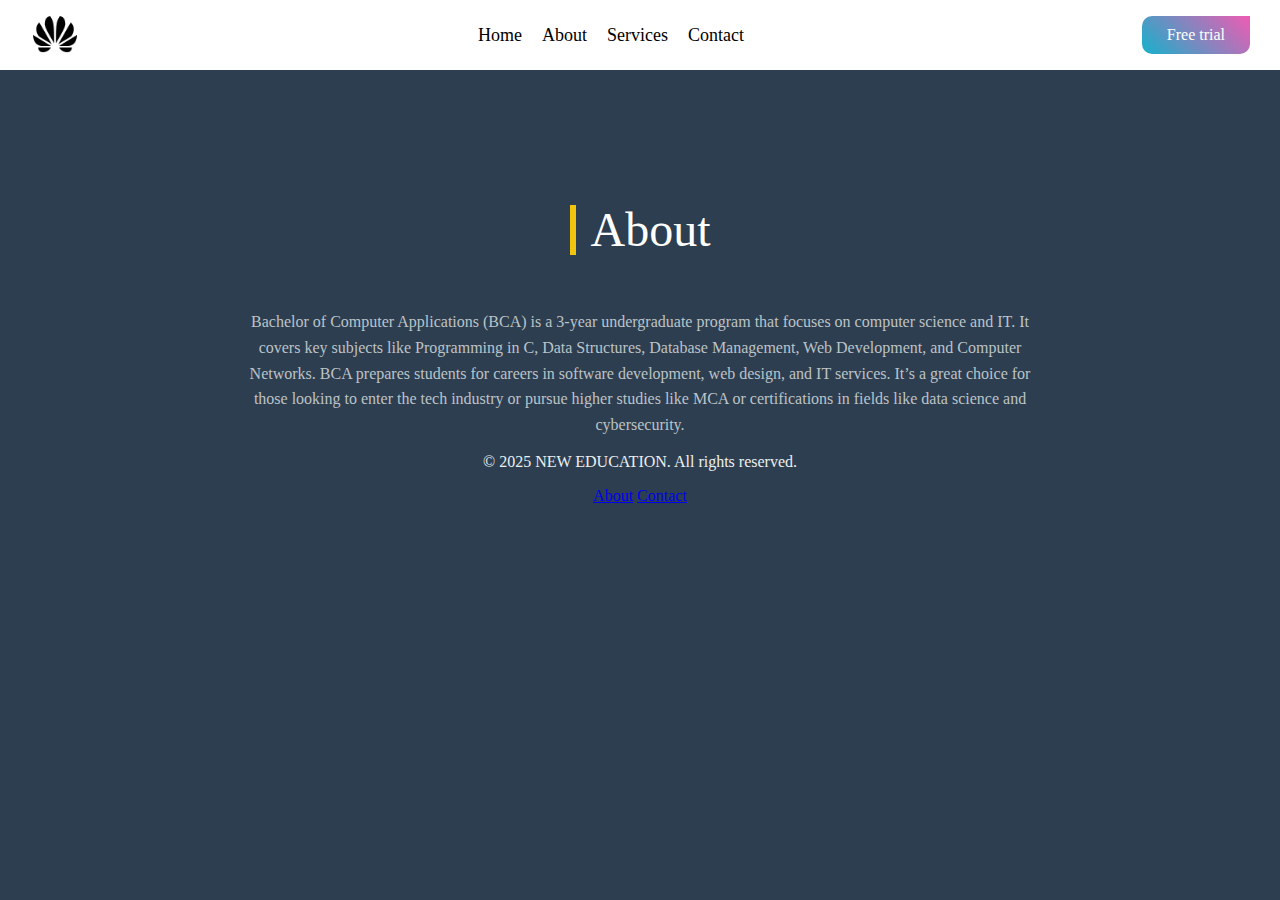
<file: about.html>
<!DOCTYPE html>
<html lang="en">
<head>
  <meta charset="UTF-8">
  <meta name="viewport" content="width=device-width, initial-scale=1.0">
  <title>About Section</title>
  <link rel="stylesheet" href="about.css">
</head>
<body>
  <nav>
      <img src="dash.jpg" alt="web-logo" />
      <ul>
        <li><a href="homenew.html">Home</a></li>
        <li><a href="about.html">About</a></li>
        <li><a href="services.html">Services</a></li>
        <li><a href="contact.html">Contact</a></li>
      </ul>
<a class="btn" href="#" onclick="showalert(); return false;">Free trial</a>
    </nav>
  <section class="about-section">
    <div class="about-container">
      <div class="vertical-bar"></div>
      <h1>About</h1>
    </div>
    <p class="about-text">
      Bachelor of Computer Applications (BCA) is a 3-year undergraduate program that focuses on computer science and IT. It covers key subjects like Programming in C, Data Structures, Database Management, Web Development, and Computer Networks.

BCA prepares students for careers in software development, web design, and IT services. It’s a great choice for those looking to enter the tech industry or pursue higher studies like MCA or certifications in fields like data science and cybersecurity.
    </p>
    <footer class="footer">
  <p>© 2025 NEW EDUCATION. All rights reserved.</p>
  <div class="footer-links">
    <a href="about.html">About</a>
    <a href="contact.html">Contact</a>
  </div>
</footer>
  </section>
  <script>
    function showalert(){
      alert("All courses are on Home page! Learn any course free of cost");
      return false;
    }
  </script>
</body>
</html>
</file>
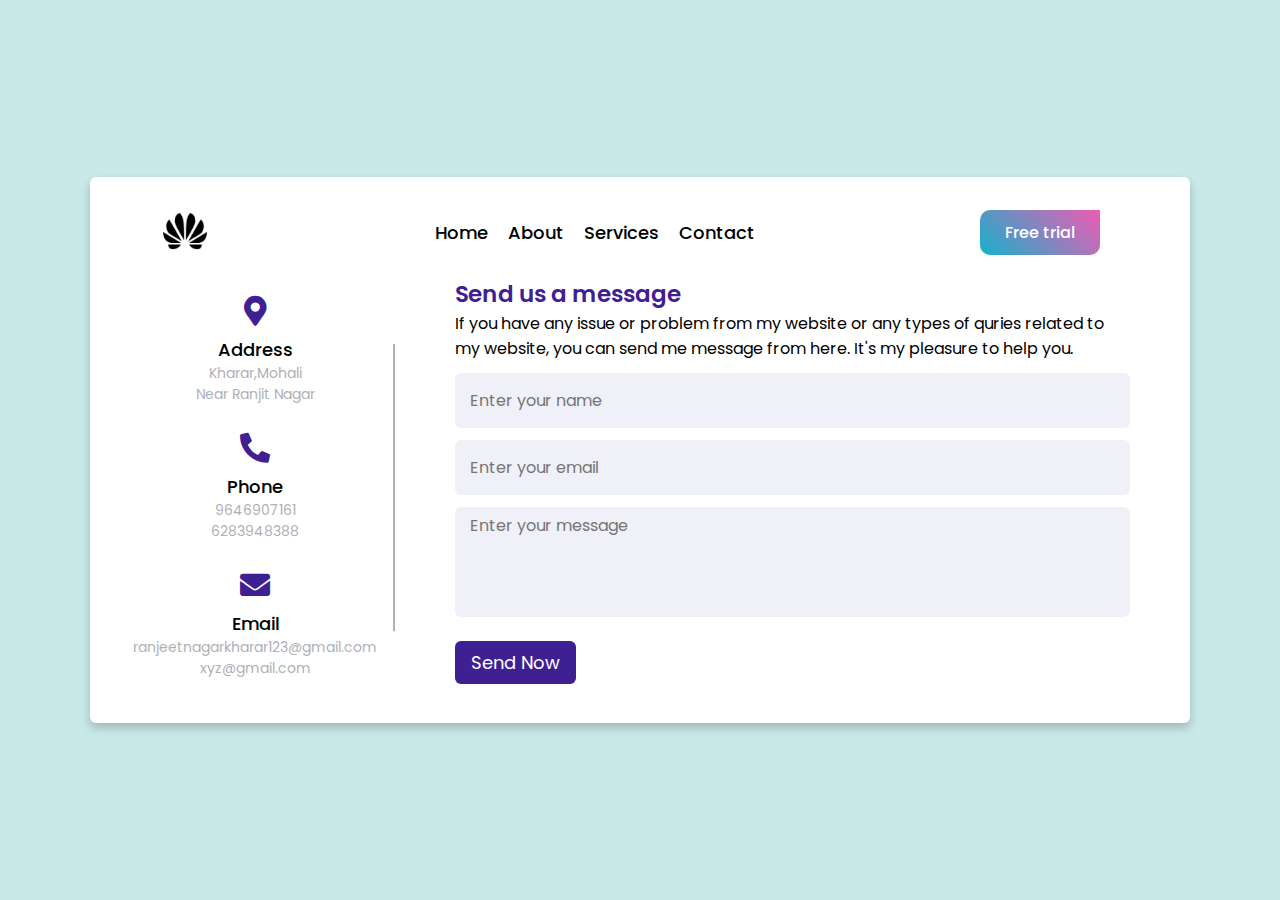
<file: contact.html>
<!DOCTYPE html>
<html lang="en" dir="ltr">
  <head>
    <meta charset="UTF-8" />
    <title>Responsive Contact Us Form | CodingLab</title>
    <link rel="stylesheet" href="contact.css" />
    <!-- Fontawesome CDN Link -->
    <link rel="stylesheet" href="https://cdnjs.cloudflare.com/ajax/libs/font-awesome/5.15.2/css/all.min.css" />
    <meta name="viewport" content="width=device-width, initial-scale=1.0" />
  </head>
  <body>
    <div class="container">
      <nav>
      <img src="dash.jpg" alt="web-logo" />
      <ul>
        <li><a href="index.html">Home</a></li>
        <li><a href="about.html">About</a></li>
        <li><a href="services.html">Services</a></li>
        <li><a href="contact.html">Contact</a></li>
      </ul>
<a class="btn" href="#" onclick="showalert(); return false;">Free trial</a>
    </nav>
      <div class="content">
        <div class="left-side">
          <div class="address details">
            <i class="fas fa-map-marker-alt"></i>
            <div class="topic">Address</div>
            <div class="text-one">Kharar,Mohali</div>
            <div class="text-two">Near Ranjit Nagar </div>
          </div>
          <div class="phone details">
            <i class="fas fa-phone-alt"></i>
            <div class="topic">Phone</div>
            <div class="text-one">9646907161</div>
            <div class="text-two">6283948388</div>
          </div>
          <div class="email details">
            <i class="fas fa-envelope"></i>
            <div class="topic">Email</div>
            <div class="text-one">ranjeetnagarkharar123@gmail.com</div>
            <div class="text-two">xyz@gmail.com</div>
          </div>
        </div>
        <div class="right-side">
          <div class="topic-text">Send us a message</div>
          <p>If you have any issue or problem from my website or any types of quries related to my website, you can send me message from here. It's my pleasure to help you.</p>
          <form action="#">
            <div class="input-box">
              <input type="text" placeholder="Enter your name" />
            </div>
            <div class="input-box">
              <input type="text" placeholder="Enter your email" />
            </div>
            <div class="input-box message-box">
              <textarea placeholder="Enter your message"></textarea>
            </div>
            <div class="button">
              <input type="button" value="Send Now" />
            </div>
          </form>
        </div>
      </div>
    </div>
    
    <script>
      function showalert(){
        alert("All courses are on Home page! Learn any course free of cost");
        return false;
      }
    </script>
  </body>
</html>
</file>
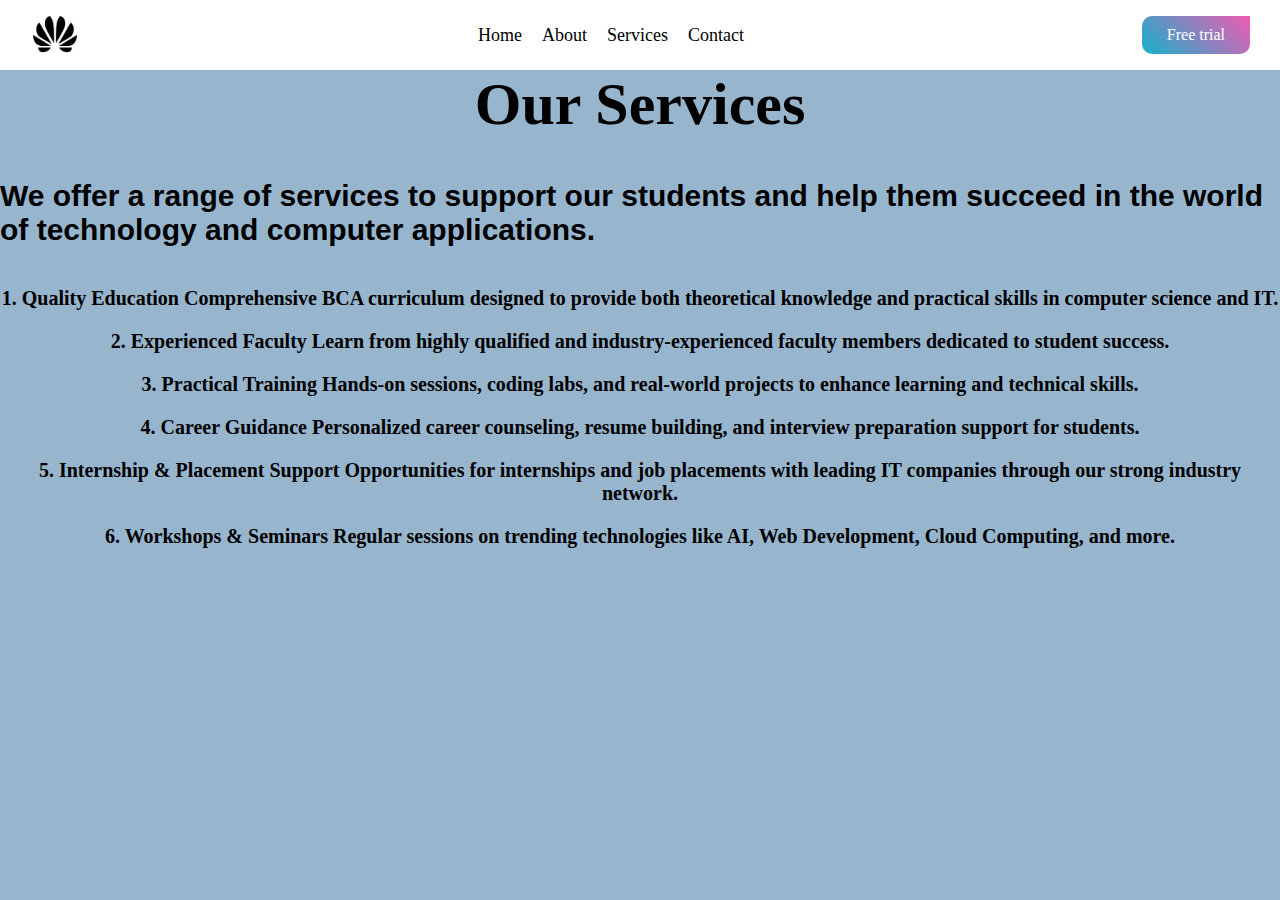
<file: services.html>
<!DOCTYPE html>
<html>
<head>
  <meta charset="UTF-8">
  <meta name="viewport" content="width=device-width, initial-scale=1">
  <title>services</title>
  <link rel="stylesheet" href="services.css">
</head>
<body>
  <nav>
      <img src="dash.jpg" alt="web-logo" />
      <ul>
        <li><a href="homenew.html">Home</a></li>
        <li><a href="about.html">About</a></li>
        <li><a href="services.html">Services</a></li>
        <li><a href="contact.html">Contact</a></li>
      </ul>
<a class="btn" href="#" onclick="showalert(); return false;">Free trial</a>
    </nav>
<h1>Our Services </h1>
<h4>

We offer a range of services to support our students and help them succeed in the world of technology and computer applications.</h4>
<p>
1. Quality Education
Comprehensive BCA curriculum designed to provide both theoretical knowledge and practical skills in computer science and IT.
</p>
<p>
2. Experienced Faculty
Learn from highly qualified and industry-experienced faculty members dedicated to student success.
</p>
<p>
3. Practical Training
Hands-on sessions, coding labs, and real-world projects to enhance learning and technical skills.
</p>
<p>
4. Career Guidance
Personalized career counseling, resume building, and interview preparation support for students.
</p>
<p>
5. Internship & Placement Support
Opportunities for internships and job placements with leading IT companies through our strong industry network.
</p>
<p>
6. Workshops & Seminars
Regular sessions on trending technologies like AI, Web Development, Cloud Computing, and more.
</p>
<script>
  function showalert(){
    alert("All courses are on Home page! Learn any course free of cost");
    return false;
  }
</script>
</body>

</html>
</file>
<file: about.css>
body {
  margin: 0;
  font-family: 'Georgia', serif;
  background-color: #2c3e50; 
  color: #ecf0f1; 
}
nav {
  position: sticky;
  top: 0;
  z-index: 1000;
  background-color: white;
  display: flex;
  align-items: center;
  justify-content: space-between;
  padding: 10px 30px;
}

nav img {
  width: 50px;
  height: auto;
}

nav ul {
  display: flex;
  list-style: none;
  padding: 0;
  margin: 0;
  gap: 20px;
}

nav ul li a {
  text-decoration: none;
  color: black;
  font-size: 18px;
  font-weight: 500;
  position: relative;
}

nav ul li a::after {
  content: "";
  position: absolute;
  background-color: #FF3C78;
  height: 3px;
  width: 0;
  left: 0;
  bottom: -5px;
  transition: 0.3s;
}

nav ul li a:hover::after {
  width: 100%;
}

.btn {
  padding: 10px 25px;
  border-radius: 10px;
  border-top-right-radius: 0;
  background-image: linear-gradient(45deg,#16B1CB,#EF5BB3);
  color: white;
  text-decoration: none;
  font-weight: 500;
  transition: 0.3s;
}

.btn:hover {
  border-top-right-radius: 14px;
}

.about-section {
  text-align: center;
  padding: 100px 20px;
}

.about-container {
  display: flex;
  align-items: center;
  justify-content: center;
  margin-bottom: 20px;
}

.vertical-bar {
  width: 6px;
  height: 50px;
  background-color: #f1c40f; 
  margin-right: 15px;
}

.about-container h1 {
  font-size: 48px;
  font-weight: 500;
  color: #ffffff;
}

.about-text {
  max-width: 800px;
  margin: 0 auto;
  font-size: 16px;
  line-height: 1.6;
  color: #bdc3c7;
}
</file>
<file: contact.css>
@import url("https://fonts.googleapis.com/css2?family=Poppins:wght@200;300;400;500;600;700&display=swap");
* {
  margin: 0;
  padding: 0;
  box-sizing: border-box;
  font-family: "Poppins", sans-serif;
}
body {
  min-height: 100vh;
  width: 100%;
  background: #c8e8e9;
  display: flex;
  align-items: center;
  justify-content: center;
}
nav {
  position: sticky;
  top: 0;
  z-index: 1000;
  background-color: white;
  display: flex;
  align-items: center;
  justify-content: space-between;
  padding: 10px 30px;
}

nav img {
  width: 50px;
  height: auto;
}

nav ul {
  display: flex;
  list-style: none;
  padding: 0;
  margin: 0;
  gap: 20px;
}

nav ul li a {
  text-decoration: none;
  color: black;
  font-size: 18px;
  font-weight: 500;
  position: relative;
}

nav ul li a::after {
  content: "";
  position: absolute;
  background-color: #FF3C78;
  height: 3px;
  width: 0;
  left: 0;
  bottom: -5px;
  transition: 0.3s;
}

nav ul li a:hover::after {
  width: 100%;
}

.btn {
  padding: 10px 25px;
  border-radius: 10px;
  border-top-right-radius: 0;
  background-image: linear-gradient(45deg,#16B1CB,#EF5BB3);
  color: white;
  text-decoration: none;
  font-weight: 500;
  transition: 0.3s;
}

.btn:hover {
  border-top-right-radius: 14px;
}
.container {
  max-width: 1100px;
  width: 100%;
  background: #fff;
  border-radius: 6px;
  padding: 20px 60px 30px 40px;
  box-shadow: 0 5px 10px rgba(0, 0, 0, 0.2);
}
.container .content {
  display: flex;
  align-items: center;
  justify-content: space-between;
}
.container .content .left-side {
  width: 25%;
  height: 100%;
  display: flex;
  flex-direction: column;
  align-items: center;
  justify-content: center;
  margin-top: 15px;
  position: relative;
}
.content .left-side::before {
  content: "";
  position: absolute;
  height: 70%;
  width: 2px;
  right: -15px;
  top: 50%;
  transform: translateY(-50%);
  background: #afafb6;
}
.content .left-side .details {
  margin: 14px;
  text-align: center;
}
.content .left-side .details i {
  font-size: 30px;
  color: #3e2093;
  margin-bottom: 10px;
}
.content .left-side .details .topic {
  font-size: 18px;
  font-weight: 500;
}
.content .left-side .details .text-one,
.content .left-side .details .text-two {
  font-size: 14px;
  color: #afafb6;
}

.container .content .right-side {
  width: 75%;
  margin-left: 75px;
}
.content .right-side .topic-text {
  font-size: 23px;
  font-weight: 600;
  color: #3e2093;
}
.right-side .input-box {
  height: 55px;
  width: 100%;
  margin: 12px 0;
}
.right-side .input-box input,
.right-side .input-box textarea {
  height: 100%;
  width: 100%;
  border: none;
  outline: none;
  font-size: 16px;
  background: #f0f1f8;
  border-radius: 6px;
  padding: 0 15px;
  resize: none;
}
.right-side .message-box {
  min-height: 110px;
}
.right-side .input-box textarea {
  padding-top: 6px;
}
.right-side .button {
  display: inline-block;
  margin-top: 12px;
}
.right-side .button input[type="button"] {
  color: #fff;
  font-size: 18px;
  outline: none;
  border: none;
  padding: 8px 16px;
  border-radius: 6px;
  background: #3e2093;
  cursor: pointer;
  transition: all 0.3s ease;
}
.button input[type="button"]:hover {
  background: #5029bc;
}

@media (max-width: 950px) {
  .container {
    width: 90%;
    padding: 30px 40px 40px 35px;
  }
  .container .content .right-side {
    width: 75%;
    margin-left: 55px;
  }
}
@media (max-width: 820px) {
  .container {
    margin: 40px 0;
    height: 100%;
  }
  .container .content {
    flex-direction: column-reverse;
  }
  .container .content .left-side {
    width: 100%;
    flex-direction: row;
    margin-top: 40px;
    justify-content: center;
    flex-wrap: wrap;
  }
  .container .content .left-side::before {
    display: none;
  }
  .container .content .right-side {
    width: 100%;
    margin-left: 0;
  }
}
.footer {
  background-color: #222;
  color: white;
  margin-top: 10%;
  padding: 20px 10px;
  text-align: center;
}

.footer-links a {
  color: #FF3C78;
  margin: 0 0px;
  text-decoration: none;
}

.footer-links a:hover {
  text-decoration: underline;
}
</file>
<file: services.css>
body{
  margin: 0;
  padding: 0;
  background-color: #97B6CE;
}
nav {
  position: sticky;
  top: 0;
  z-index: 1000;
  background-color: white;
  display: flex;
  align-items: center;
  justify-content: space-between;
  padding: 10px 30px;
}

nav img {
  width: 50px;
  height: auto;
}

nav ul {
  display: flex;
  list-style: none;
  padding: 0;
  margin: 0;
  gap: 20px;
}

nav ul li a {
  text-decoration: none;
  color: black;
  font-size: 18px;
  font-weight: 500;
  position: relative;
}

nav ul li a::after {
  content: "";
  position: absolute;
  background-color: #FF3C78;
  height: 3px;
  width: 0;
  left: 0;
  bottom: -5px;
  transition: 0.3s;
}

nav ul li a:hover::after {
  width: 100%;
}

.btn {
  padding: 10px 25px;
  border-radius: 10px;
  border-top-right-radius: 0;
  background-image: linear-gradient(45deg,#16B1CB,#EF5BB3);
  color: white;
  text-decoration: none;
  font-weight: 500;
  transition: 0.3s;
}

.btn:hover {
  border-top-right-radius: 14px;
}

h1{
  font-size: 60px;
  text-align: center;
  font-weight: 700;
  margin-top: 0%;
  color: black;
}
h4{
  font-size: 30px;
  font-family: Arial, Helvetica, sans-serif;
}
p{
  text-align: center;
  font-size: 20px;
  font-weight: 600;
  color: black;
}
</file>
